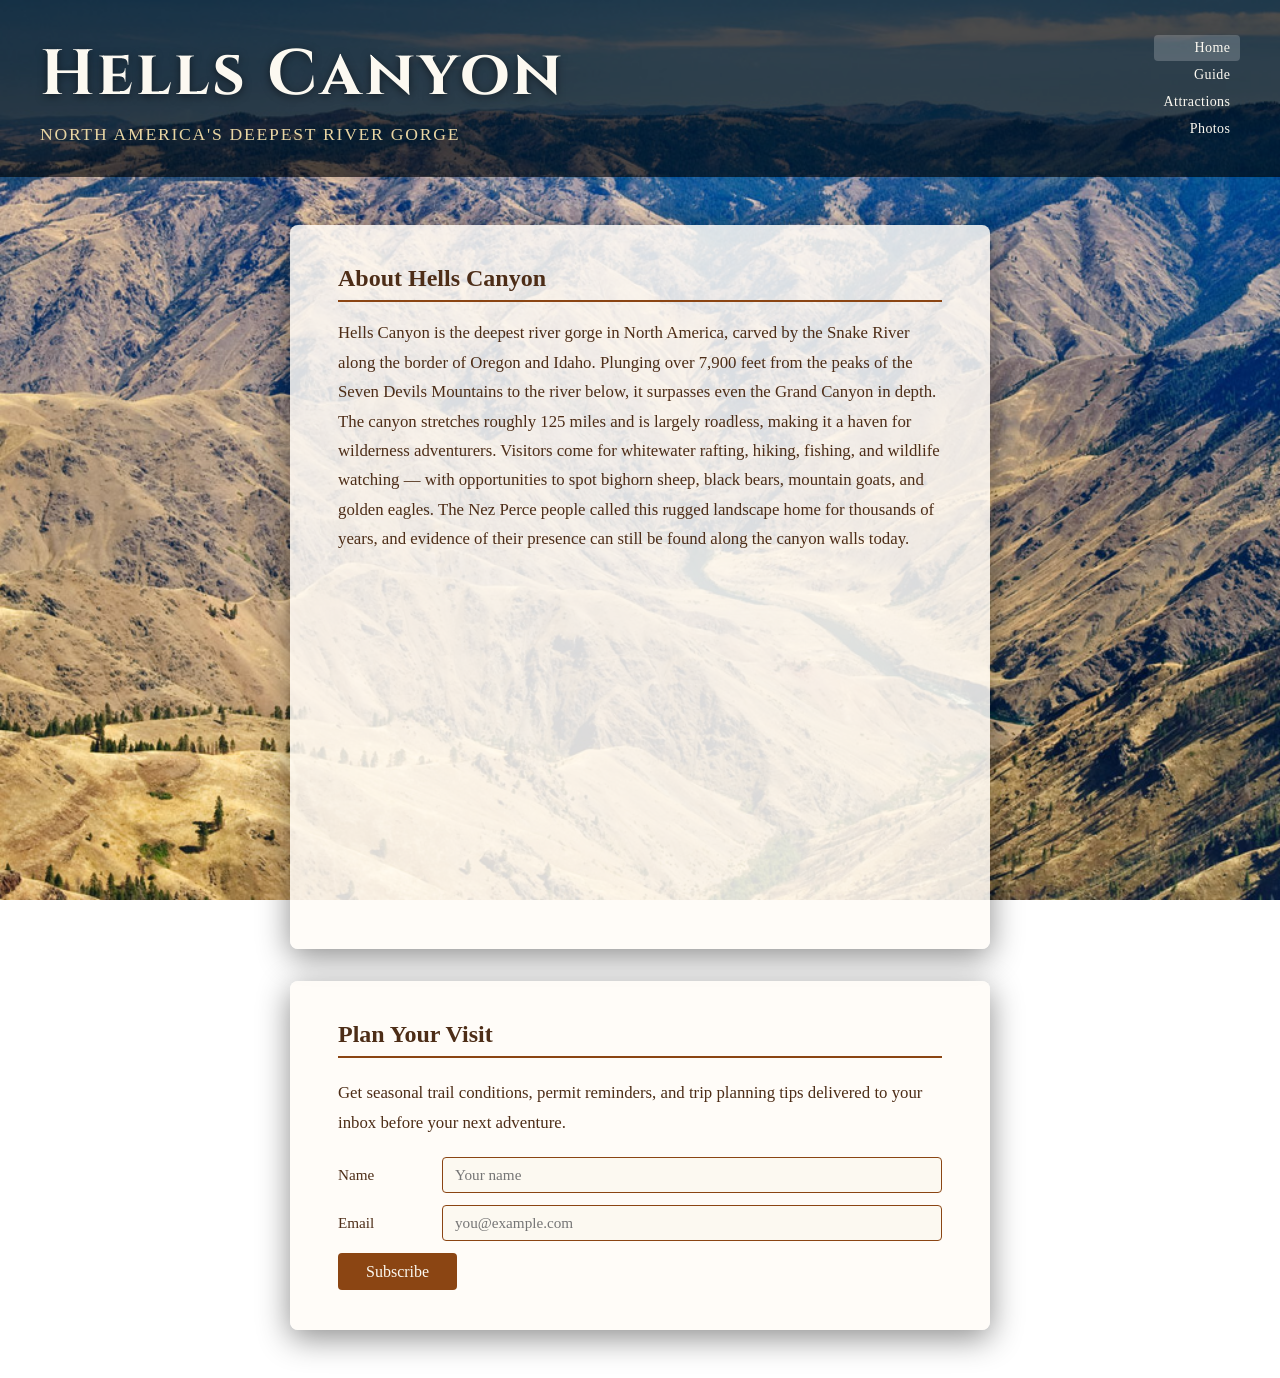
<file: index.html>
<!doctype html>
<html lang="en">
  <head>
    <meta charset="UTF-8" />
    <meta name="viewport" content="width=device-width, initial-scale=1.0" />
    <title>Hells Canyon</title>
    <link rel="preconnect" href="https://fonts.googleapis.com" />
    <link rel="preconnect" href="https://fonts.gstatic.com" crossorigin />
    <link rel="stylesheet" href="https://fonts.googleapis.com/css2?family=Cinzel:wght@400;700&display=swap" />
    <link rel="stylesheet" href="style.css" />
    <script src="components/site-header.js" defer></script>
  </head>
  <body>
    <site-header></site-header>

    <main>
      <section class="summary">
        <h2>About Hells Canyon</h2>
        <p>
          Hells Canyon is the deepest river gorge in North America, carved by
          the Snake River along the border of Oregon and Idaho. Plunging over
          7,900 feet from the peaks of the Seven Devils Mountains to the river
          below, it surpasses even the Grand Canyon in depth. The canyon
          stretches roughly 125 miles and is largely roadless, making it a haven
          for wilderness adventurers. Visitors come for whitewater rafting,
          hiking, fishing, and wildlife watching — with opportunities to spot
          bighorn sheep, black bears, mountain goats, and golden eagles. The Nez
          Perce people called this rugged landscape home for thousands of years,
          and evidence of their presence can still be found along the canyon
          walls today.
        </p>
        <div class="video-container">
          <iframe
            title="YouTube video player"
            src="https://www.youtube.com/embed/8YflLKhYuxY?autoplay=1&mute=1"
            referrerpolicy="strict-origin-when-cross-origin"
            frameborder="0"
          >
          </iframe>
        </div>
      </section>
      <section class="newsletter">
        <h2>Plan Your Visit</h2>
        <p>Get seasonal trail conditions, permit reminders, and trip planning tips delivered to your inbox before your next adventure.</p>
        <form action="#" method="post">
          <div class="form-row">
            <label for="name">Name</label>
            <input type="text" id="name" name="name" placeholder="Your name" autocomplete="name" />
          </div>
          <div class="form-row">
            <label for="email">Email</label>
            <input type="email" id="email" name="email" placeholder="you@example.com" autocomplete="email" required />
          </div>
          <button type="submit">Subscribe</button>
        </form>
      </section>
    </main>
  </body>
</html>
</file>
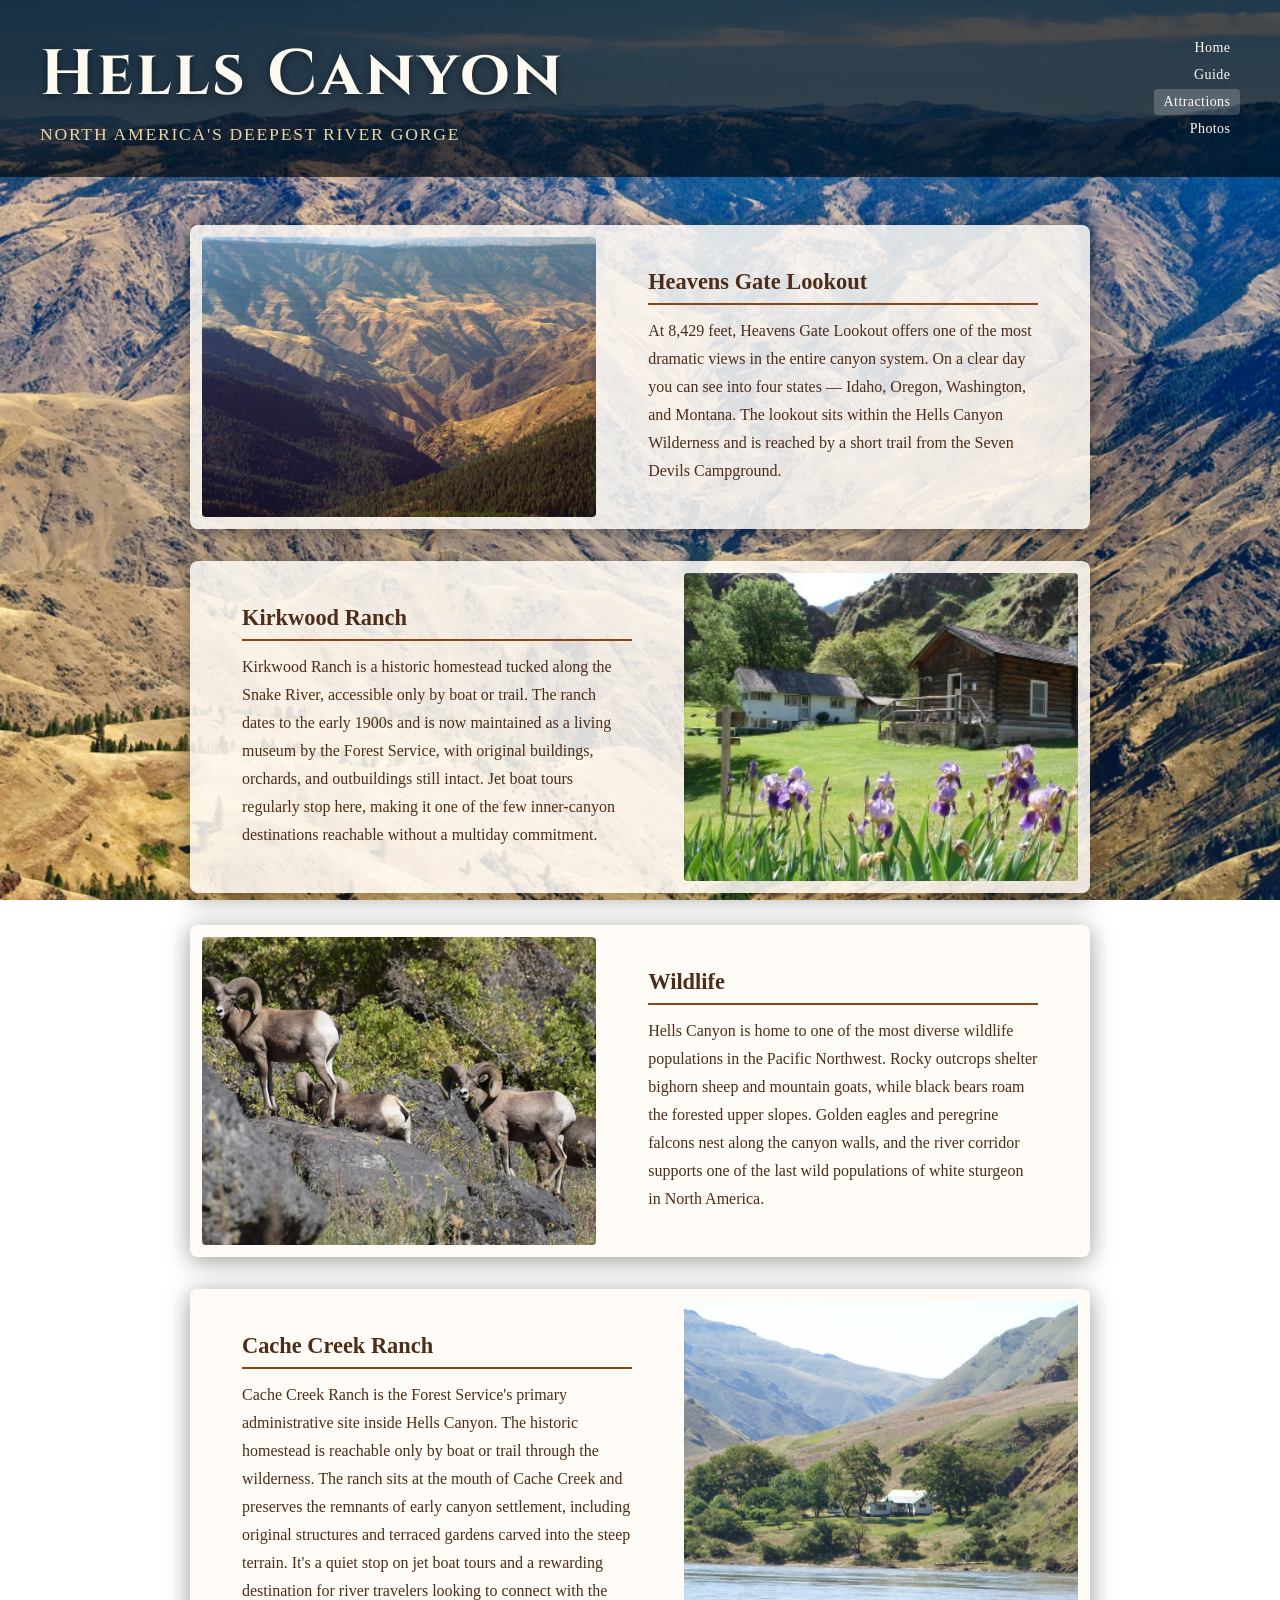
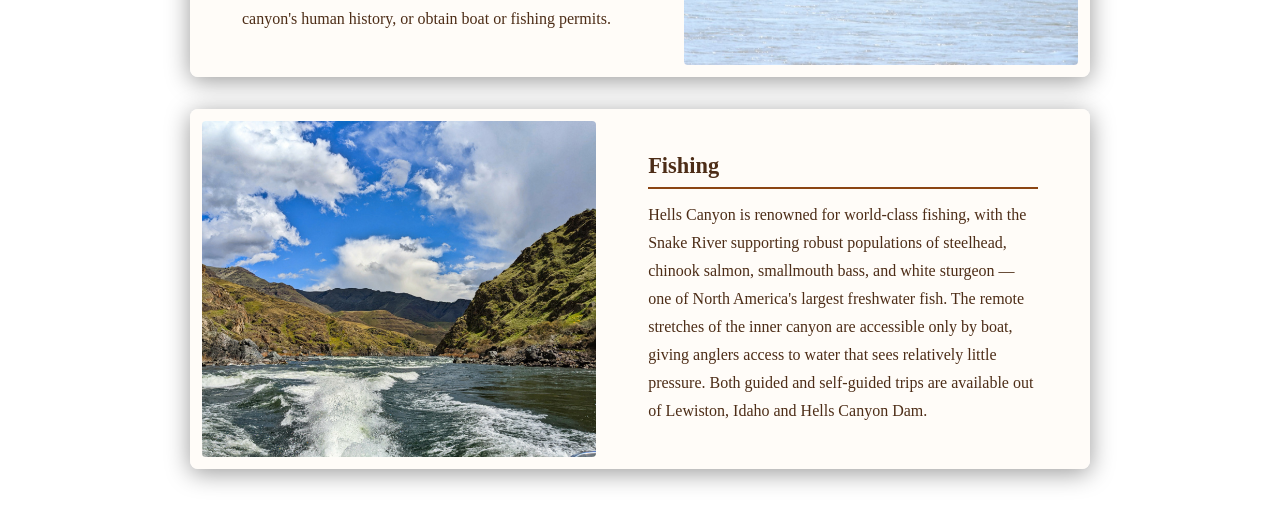
<file: pages/attractions.html>
<!DOCTYPE html>
<html lang="en">
  <head>
    <meta charset="UTF-8" />
    <meta name="viewport" content="width=device-width, initial-scale=1.0" />
    <title>Attractions — Hells Canyon</title>
    <link rel="preconnect" href="https://fonts.googleapis.com" />
    <link rel="preconnect" href="https://fonts.gstatic.com" crossorigin />
    <link rel="stylesheet" href="https://fonts.googleapis.com/css2?family=Cinzel:wght@400;700&display=swap" />
    <link rel="stylesheet" href="../style.css" />
    <script src="../components/site-header.js" defer></script>
    <script src="../components/attraction-card.js" defer></script>
  </head>
  <body>
    <site-header></site-header>

    <main>
      <attraction-card
        image="../images/photos/heavens-gate.jpg"
        title="Heavens Gate Lookout"
      >
        At 8,429 feet, Heavens Gate Lookout offers one of the most dramatic
        views in the entire canyon system. On a clear day you can see into four
        states — Idaho, Oregon, Washington, and Montana. The lookout sits within
        the Hells Canyon Wilderness and is reached by a short trail from the
        Seven Devils Campground.
      </attraction-card>

      <attraction-card
        image="../images/photos/kirkwood-ranch.jpg"
        title="Kirkwood Ranch"
        flip
      >
        Kirkwood Ranch is a historic homestead tucked along the Snake River,
        accessible only by boat or trail. The ranch dates to the early 1900s
        and is now maintained as a living museum by the Forest Service, with
        original buildings, orchards, and outbuildings still intact. Jet boat
        tours regularly stop here, making it one of the few inner-canyon
        destinations reachable without a multiday commitment.
      </attraction-card>

      <attraction-card
        image="../images/photos/mountain-goats.webp"
        title="Wildlife"
      >
        Hells Canyon is home to one of the most diverse wildlife populations
        in the Pacific Northwest. Rocky outcrops shelter bighorn sheep and
        mountain goats, while black bears roam the forested upper slopes.
        Golden eagles and peregrine falcons nest along the canyon walls, and
        the river corridor supports one of the last wild populations of white
        sturgeon in North America.
      </attraction-card>

      <attraction-card
        image="../images/photos/cache-creek.jpg"
        title="Cache Creek Ranch"
        flip
      >
        Cache Creek Ranch is the Forest Service's primary administrative site 
        inside Hells Canyon. The historic homestead is reachable only by boat 
        or trail through the wilderness. The ranch
        sits at the mouth of Cache Creek and preserves the remnants of early
        canyon settlement, including original structures and terraced gardens
        carved into the steep terrain. It's a quiet stop on jet boat tours
        and a rewarding destination for river travelers looking to connect
        with the canyon's human history, or obtain boat or fishing permits.
      </attraction-card>

      <attraction-card
        image="../images/photos/view-from-boat.jpg"
        title="Fishing"
      >
        Hells Canyon is renowned for world-class fishing, with the Snake River
        supporting robust populations of steelhead, chinook salmon, smallmouth
        bass, and white sturgeon — one of North America's largest freshwater
        fish. The remote stretches of the inner canyon are accessible only by
        boat, giving anglers access to water that sees relatively little
        pressure. Both guided and self-guided trips are available out of
        Lewiston, Idaho and Hells Canyon Dam.
      </attraction-card>
    </main>
  </body>
</html>
</file>
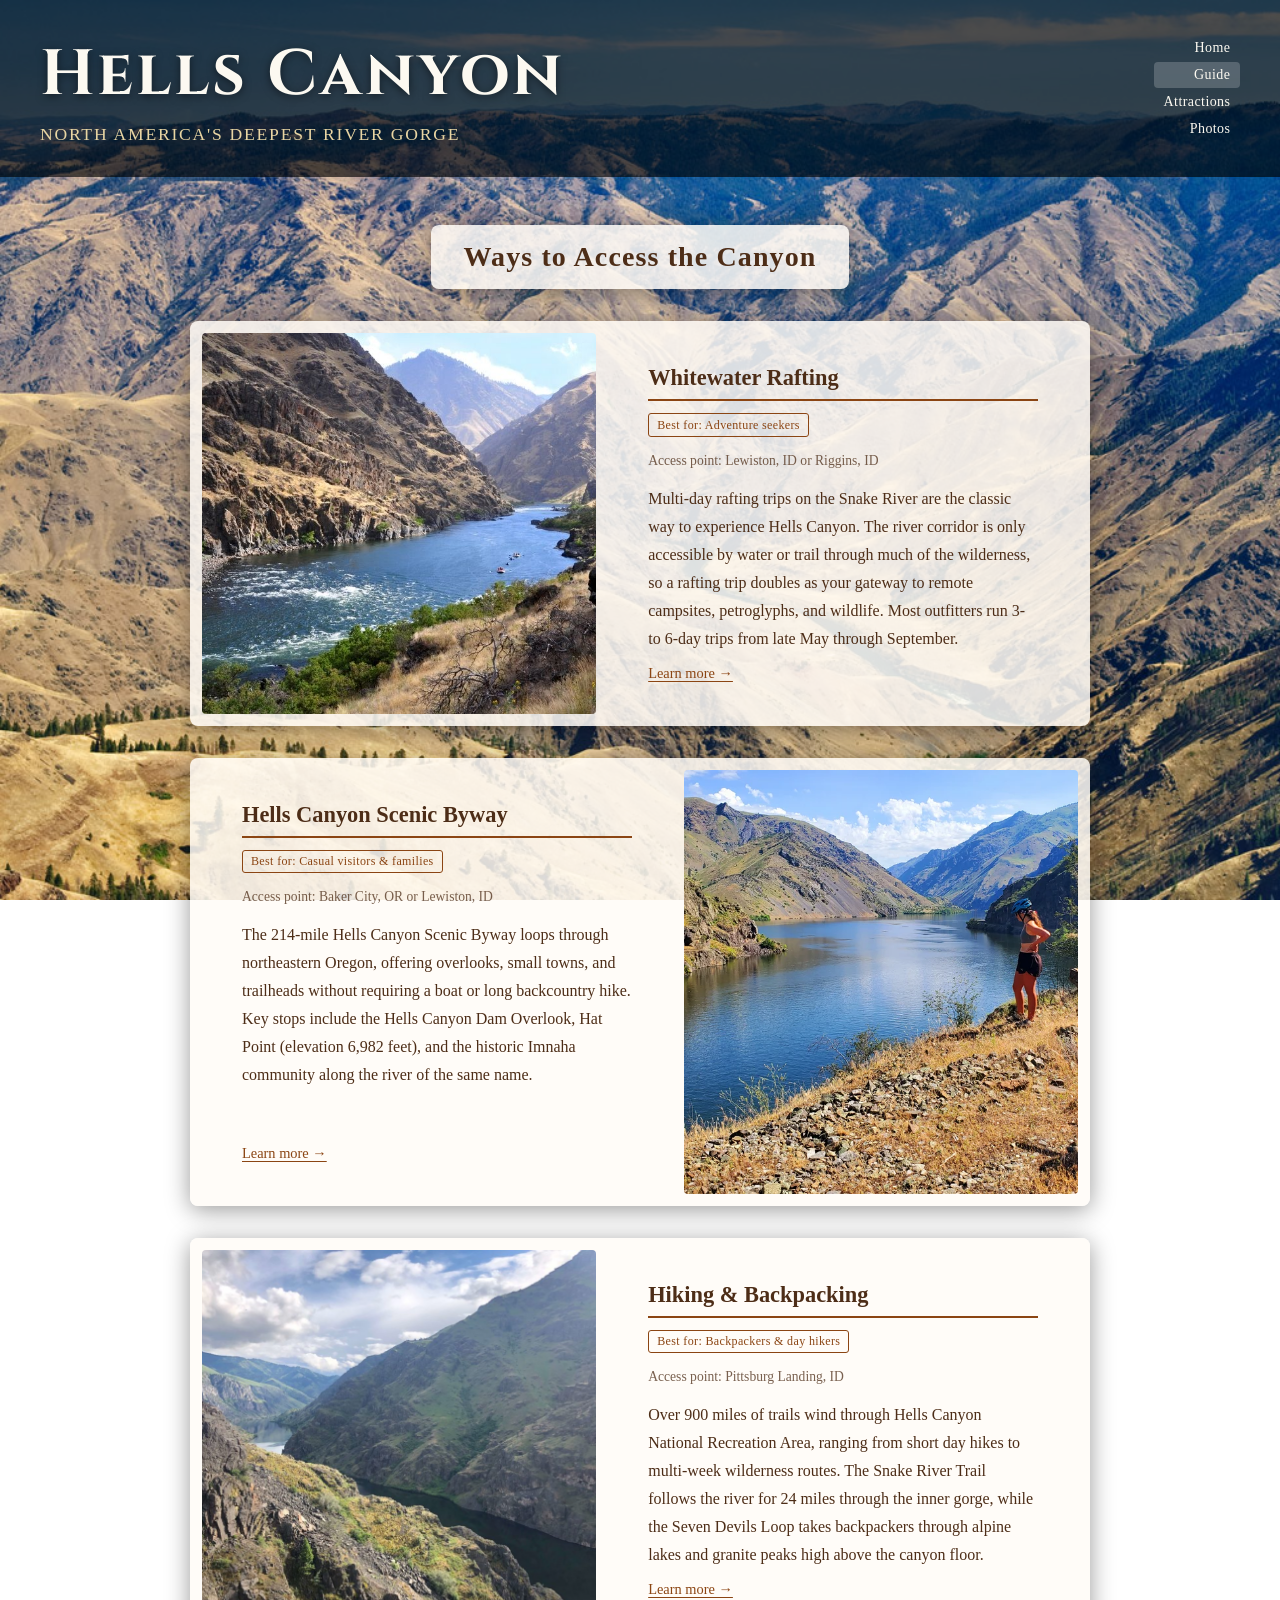
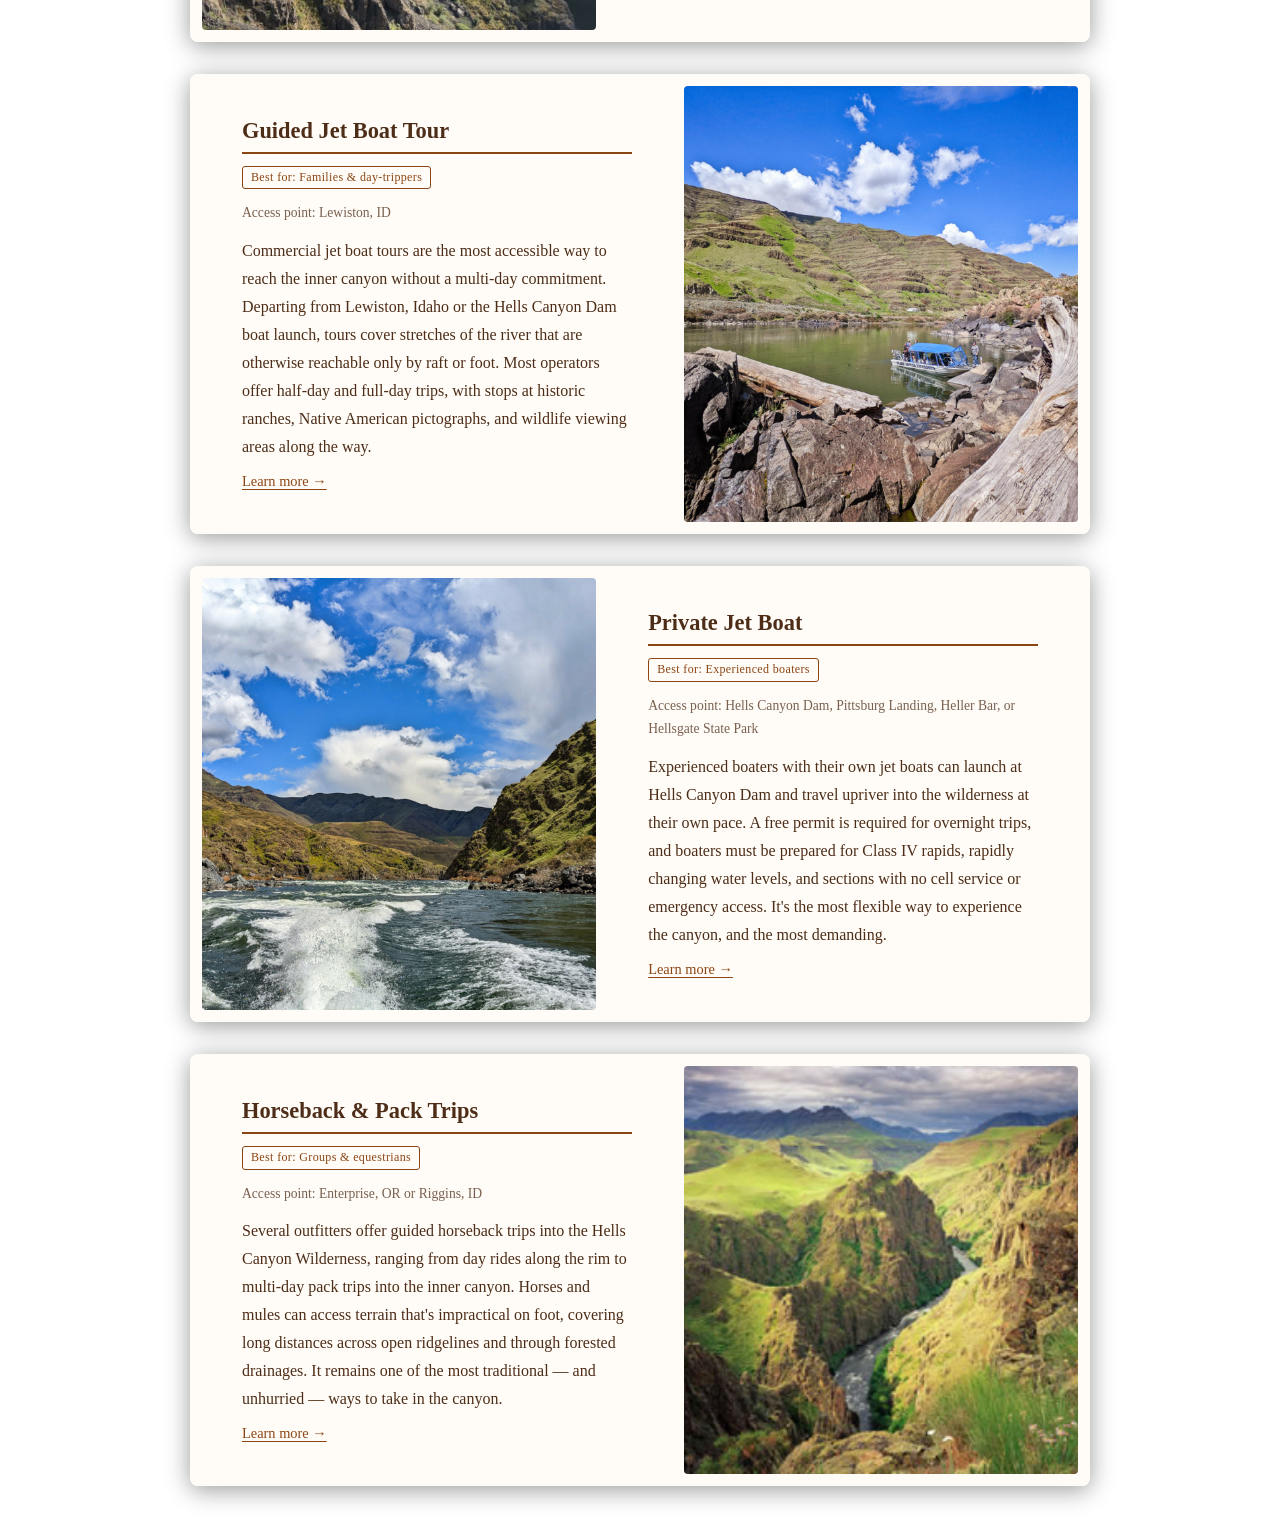
<file: pages/guide.html>
<!doctype html>
<html lang="en">
  <head>
    <meta charset="UTF-8" />
    <meta name="viewport" content="width=device-width, initial-scale=1.0" />
    <title>Ways to Access Hells Canyon</title>
    <link rel="preconnect" href="https://fonts.googleapis.com" />
    <link rel="preconnect" href="https://fonts.gstatic.com" crossorigin />
    <link
      rel="stylesheet"
      href="https://fonts.googleapis.com/css2?family=Cinzel:wght@400;700&display=swap"
    />
    <link rel="stylesheet" href="../style.css" />
    <script src="../components/site-header.js" defer></script>
    <script src="../components/attraction-card.js" defer></script>
  </head>
  <body>
    <site-header></site-header>

    <main>
      <h2>Ways to Access the Canyon</h2>

      <attraction-card
        image="../images/photos/rafting.jpg"
        title="Whitewater Rafting"
        traveler="Adventure seekers"
        access="Lewiston, ID or Riggins, ID"
        link="https://www.americanwhitewater.org/content/River/view/river-detail/633/main"
      >
        Multi-day rafting trips on the Snake River are the classic way to
        experience Hells Canyon. The river corridor is only accessible by water
        or trail through much of the wilderness, so a rafting trip doubles as
        your gateway to remote campsites, petroglyphs, and wildlife. Most
        outfitters run 3- to 6-day trips from late May through September.
      </attraction-card>

      <attraction-card
        image="../images/photos/cyclist.jpg"
        title="Hells Canyon Scenic Byway"
        flip
        traveler="Casual visitors &amp; families"
        access="Baker City, OR or Lewiston, ID"
        link="https://traveloregon.com/things-to-do/trip-ideas/scenic-byways/hells-canyon-scenic-byway/"
      >
        The 214-mile Hells Canyon Scenic Byway loops through northeastern
        Oregon, offering overlooks, small towns, and trailheads without
        requiring a boat or long backcountry hike. Key stops include the Hells
        Canyon Dam Overlook, Hat Point (elevation 6,982 feet), and the historic
        Imnaha community along the river of the same name.
      </attraction-card>

      <attraction-card
        image="../images/photos/landscape1.jpg"
        title="Hiking &amp; Backpacking"
        traveler="Backpackers &amp; day hikers"
        access="Pittsburg Landing, ID"
        link="https://www.alltrails.com/explore/parks/us/idaho/hells-canyon-wilderness"
      >
        Over 900 miles of trails wind through Hells Canyon National Recreation
        Area, ranging from short day hikes to multi-week wilderness routes. The
        Snake River Trail follows the river for 24 miles through the inner
        gorge, while the Seven Devils Loop takes backpackers through alpine
        lakes and granite peaks high above the canyon floor.
      </attraction-card>

      <attraction-card
        image="../images/photos/boat.jpg"
        title="Guided Jet Boat Tour"
        flip
        traveler="Families &amp; day-trippers"
        access="Lewiston, ID"
        link="https://www.hellscanyontours.com/"
      >
        Commercial jet boat tours are the most accessible way to reach the inner
        canyon without a multi-day commitment. Departing from Lewiston, Idaho or
        the Hells Canyon Dam boat launch, tours cover stretches of the river
        that are otherwise reachable only by raft or foot. Most operators offer
        half-day and full-day trips, with stops at historic ranches, Native
        American pictographs, and wildlife viewing areas along the way.
      </attraction-card>

      <attraction-card
        image="../images/photos/view-from-boat.jpg"
        title="Private Jet Boat"
        traveler="Experienced boaters"
        access="Hells Canyon Dam, Pittsburg Landing, Heller Bar, or Hellsgate State Park"
        link="https://www.fs.usda.gov/r06/wallowa-whitman/permits"
      >
        Experienced boaters with their own jet boats can launch at Hells Canyon
        Dam and travel upriver into the wilderness at their own pace. A free
        permit is required for overnight trips, and boaters must be prepared for
        Class IV rapids, rapidly changing water levels, and sections with no
        cell service or emergency access. It's the most flexible way to
        experience the canyon, and the most demanding.
      </attraction-card>

      <attraction-card
        image="../images/photos/shire.jpg"
        title="Horseback &amp; Pack Trips"
        flip
        traveler="Groups &amp; equestrians"
        access="Enterprise, OR or Riggins, ID"
        link="https://wallowallamas.com/"
      >
        Several outfitters offer guided horseback trips into the Hells Canyon
        Wilderness, ranging from day rides along the rim to multi-day pack trips
        into the inner canyon. Horses and mules can access terrain that's
        impractical on foot, covering long distances across open ridgelines and
        through forested drainages. It remains one of the most traditional — and
        unhurried — ways to take in the canyon.
      </attraction-card>
    </main>
  </body>
</html>
</file>
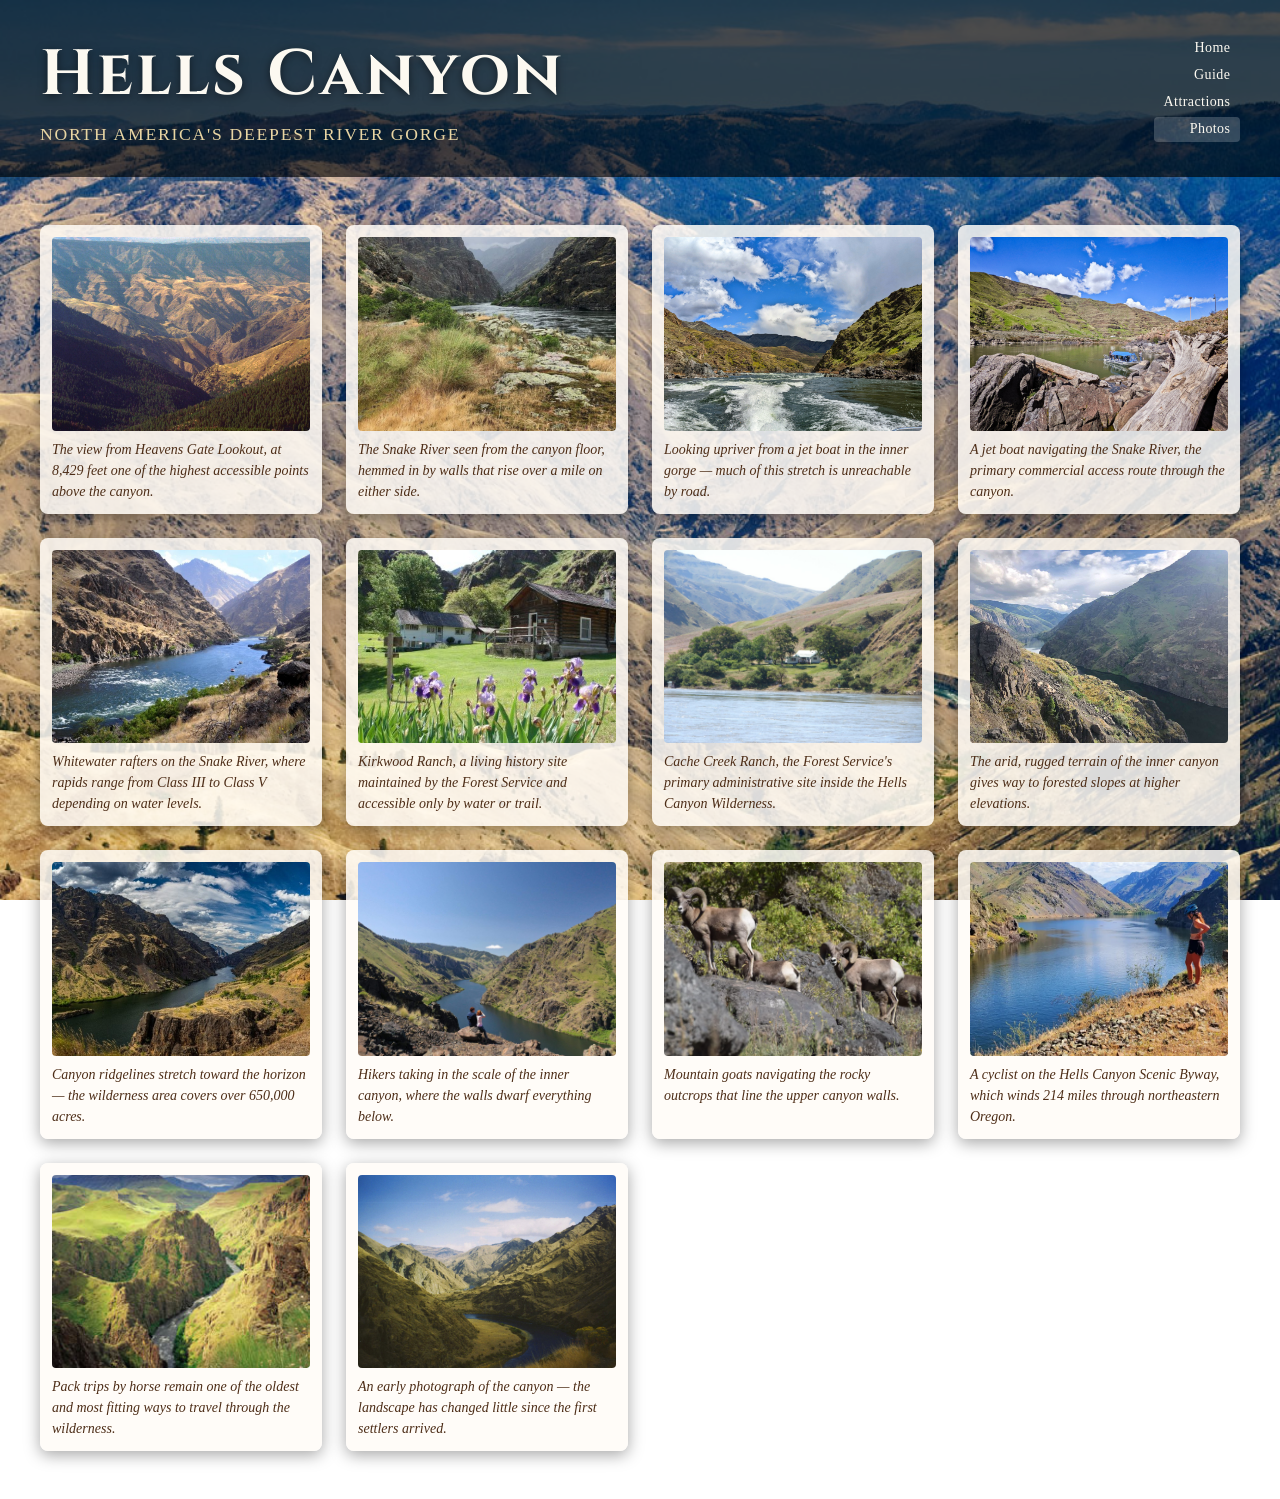
<file: pages/photos.html>
<!DOCTYPE html>
<html lang="en">
  <head>
    <meta charset="UTF-8" />
    <meta name="viewport" content="width=device-width, initial-scale=1.0" />
    <title>Photos — Hells Canyon</title>
    <link rel="preconnect" href="https://fonts.googleapis.com" />
    <link rel="preconnect" href="https://fonts.gstatic.com" crossorigin />
    <link rel="stylesheet" href="https://fonts.googleapis.com/css2?family=Cinzel:wght@400;700&display=swap" />
    <link rel="stylesheet" href="../style.css" />
    <script src="../components/site-header.js" defer></script>
  </head>
  <body>
    <site-header></site-header>

    <main>
      <section class="gallery">

        <figure>
          <img src="../images/photos/heavens-gate.jpg" alt="View from Heavens Gate Lookout" />
          <figcaption>The view from Heavens Gate Lookout, at 8,429 feet one of the highest accessible points above the canyon.</figcaption>
        </figure>

        <figure>
          <img src="../images/photos/shore-view.jpg" alt="Snake River from the canyon floor" />
          <figcaption>The Snake River seen from the canyon floor, hemmed in by walls that rise over a mile on either side.</figcaption>
        </figure>

        <figure>
          <img src="../images/photos/view-from-boat.jpg" alt="Looking upriver from a jet boat" />
          <figcaption>Looking upriver from a jet boat in the inner gorge — much of this stretch is unreachable by road.</figcaption>
        </figure>

        <figure>
          <img src="../images/photos/boat.jpg" alt="Jet boat on the Snake River" />
          <figcaption>A jet boat navigating the Snake River, the primary commercial access route through the canyon.</figcaption>
        </figure>

        <figure>
          <img src="../images/photos/rafting.jpg" alt="Whitewater rafters on the Snake River" />
          <figcaption>Whitewater rafters on the Snake River, where rapids range from Class III to Class V depending on water levels.</figcaption>
        </figure>

        <figure>
          <img src="../images/photos/kirkwood-ranch.jpg" alt="Kirkwood Ranch along the Snake River" />
          <figcaption>Kirkwood Ranch, a living history site maintained by the Forest Service and accessible only by water or trail.</figcaption>
        </figure>

        <figure>
          <img src="../images/photos/cache-creek.jpg" alt="Cache Creek Ranch" />
          <figcaption>Cache Creek Ranch, the Forest Service's primary administrative site inside the Hells Canyon Wilderness.</figcaption>
        </figure>

        <figure>
          <img src="../images/photos/landscape1.jpg" alt="Canyon ridgelines and terrain" />
          <figcaption>The arid, rugged terrain of the inner canyon gives way to forested slopes at higher elevations.</figcaption>
        </figure>

        <figure>
          <img src="../images/photos/landscape2.jpg" alt="Canyon landscape" />
          <figcaption>Canyon ridgelines stretch toward the horizon — the wilderness area covers over 650,000 acres.</figcaption>
        </figure>

        <figure>
          <img src="../images/photos/landscape-with-people1.jpg" alt="Hikers in the canyon" />
          <figcaption>Hikers taking in the scale of the inner canyon, where the walls dwarf everything below.</figcaption>
        </figure>

        <figure>
          <img src="../images/photos/mountain-goats.webp" alt="Mountain goats on rocky slopes" />
          <figcaption>Mountain goats navigating the rocky outcrops that line the upper canyon walls.</figcaption>
        </figure>

        <figure>
          <img src="../images/photos/cyclist.jpg" alt="Cyclist on the Hells Canyon Scenic Byway" />
          <figcaption>A cyclist on the Hells Canyon Scenic Byway, which winds 214 miles through northeastern Oregon.</figcaption>
        </figure>

        <figure>
          <img src="../images/photos/shire.jpg" alt="Horse on a canyon trail" />
          <figcaption>Pack trips by horse remain one of the oldest and most fitting ways to travel through the wilderness.</figcaption>
        </figure>

        <figure>
          <img src="../images/photos/old-landscape.JPG" alt="Early photograph of Hells Canyon" />
          <figcaption>An early photograph of the canyon — the landscape has changed little since the first settlers arrived.</figcaption>
        </figure>

      </section>
    </main>
  </body>
</html>
</file>
<file: style.css>
*,
*::before,
*::after {
  box-sizing: border-box;
  margin: 0;
  padding: 0;
}

/* ===== COLORS ===== */

:root {
  --font-header: "Cinzel", Georgia, serif;

  --color-text: #4d2d17;
  --color-accent: #8b4513;
  --color-tagline: #e8d5a3;
  --color-white: #fcf9f1;
  --color-bg-card: rgba(255, 252, 247, 0.85);
  --color-nav-hover: rgba(255, 255, 255, 0.2);
  --color-hamburger-border: rgba(255, 255, 255, 0.7);
  --color-bg-header: rgba(0, 0, 0, 0.65);
  --color-bg-mobile-nav: rgba(20, 10, 5, 0.8);
}

body {
  min-height: 100vh;
  display: flex;
  flex-direction: column;
  background-image: url("images/photos/background.jpg");
  background-size: cover;
  background-position: center;
  background-attachment: fixed;
  font-family: Georgia, serif;
}

/* ===== CUSTOM ELEMENTS ===== */

site-header {
  display: contents;
}

attraction-card {
  display: contents;
}

/* ===== HEADER ===== */

header {
  width: 100%;
}

.header-inner {
  background-color: var(--color-bg-header);
  padding: 2rem 2.5rem;
  display: flex;
  flex-direction: row;
  justify-content: space-between;
  align-items: center;
  gap: 1.5rem;
}

.header-text {
  display: flex;
  flex-direction: column;
  gap: 0.4rem;
}

h1 {
  font-family: var(--font-header);
  color: var(--color-white);
  font-size: clamp(2rem, 5vw, 4rem);
  letter-spacing: 0.05em;
  text-shadow: 0 2px 8px rgba(0, 0, 0, 0.5);
}

.tagline {
  color: var(--color-tagline);
  font-size: clamp(0.8rem, 1.5vw, 1.1rem);
  letter-spacing: 0.1em;
  text-transform: uppercase;
}

/* ===== DESKTOP NAV ===== */

.header-nav ul {
  list-style: none;
  display: flex;
  flex-direction: column;
  gap: 0.1rem;
}

.header-nav a {
  color: var(--color-white);
  text-decoration: none;
  padding: 0.3rem 0.6rem;
  display: block;
  border-radius: 4px;
  font-size: 0.875rem;
  letter-spacing: 0.03em;
  text-align: right;
  transition: background-color 0.2s;
}

.header-nav a:hover,
.header-nav a[aria-current="page"] {
  background-color: var(--color-nav-hover);
}

.hamburger-wrap {
  display: none;
}

/* ===== MAIN ===== */

main {
  flex: 1;
  display: flex;
  flex-direction: column;
  align-items: center;
  padding: 3rem 1.5rem;
  gap: 2rem;
}

/* ===== HOME: SUMMARY BOX ===== */

.summary {
  background-color: var(--color-bg-card);
  border-radius: 8px;
  max-width: 700px;
  width: 100%;
  padding: 2.5rem 3rem;
  display: grid;
  gap: 1rem;
  box-shadow: 0 8px 32px rgba(0, 0, 0, 0.45);
  margin: auto;
}

.summary h2 {
  color: var(--color-text);
  font-size: 1.5rem;
  border-bottom: 2px solid var(--color-accent);
  padding-bottom: 0.5rem;
}

.video-container iframe {
  width: 100%;
  height: auto;
  aspect-ratio: 16 / 9;
  display: block;
  border-radius: 4px;
}

.summary p {
  color: var(--color-text);
  font-size: 1.05rem;
  line-height: 1.75;
}

/* ===== HOME: NEWSLETTER FORM ===== */

.newsletter {
  background-color: var(--color-bg-card);
  border-radius: 8px;
  max-width: 700px;
  width: 100%;
  padding: 2.5rem 3rem;
  display: grid;
  gap: 1.25rem;
  box-shadow: 0 8px 32px rgba(0, 0, 0, 0.45);
}

.newsletter h2 {
  color: var(--color-text);
  font-size: 1.5rem;
  border-bottom: 2px solid var(--color-accent);
  padding-bottom: 0.5rem;
}

.newsletter p {
  color: var(--color-text);
  font-size: 1.05rem;
  line-height: 1.75;
}

.newsletter form {
  display: grid;
  gap: 0.75rem;
}

.form-row {
  display: grid;
  grid-template-columns: 6rem 1fr;
  align-items: center;
  gap: 0.5rem;
}

.form-row label {
  color: var(--color-text);
  font-size: 0.95rem;
}

.form-row input {
  padding: 0.5rem 0.75rem;
  border: 1px solid var(--color-accent);
  border-radius: 4px;
  font-family: inherit;
  font-size: 0.95rem;
  color: var(--color-text);
  background-color: var(--color-white);
}

.form-row input:focus {
  outline: 2px solid var(--color-accent);
  outline-offset: 1px;
}

.newsletter button {
  justify-self: start;
  padding: 0.6rem 1.75rem;
  background-color: var(--color-accent);
  color: var(--color-white);
  border: none;
  border-radius: 4px;
  font-family: inherit;
  font-size: 1rem;
  cursor: pointer;
  transition: opacity 0.2s;
}

.newsletter button:hover {
  opacity: 0.85;
}

/* ===== GUIDE / ATTRACTIONS: SECTION HEADING ===== */

main > h2 {
  color: var(--color-text);
  font-size: 1.75rem;
  letter-spacing: 0.04em;
  text-align: center;
  width: fit-content;
  background-color: var(--color-bg-card);
  border-radius: 8px;
  padding: 1rem 2rem;
  box-shadow: 0 4px 24px rgba(0, 0, 0, 0.4);
}

/* ===== ATTRACTION CARDS ===== */

.card {
  display: flex;
  flex-direction: row;
  max-width: 900px;
  width: 100%;
  background-color: var(--color-bg-card);
  border-radius: 8px;
  overflow: hidden;
  box-shadow: 0 4px 24px rgba(0, 0, 0, 0.4);
  padding: 0.75rem;
  gap: 0.75rem;
}

.card--flip {
  flex-direction: row-reverse;
}

.card img {
  width: 45%;
  object-fit: cover;
  display: block;
  flex-shrink: 0;
  border-radius: 4px;
}

.card__content {
  flex: 1;
  padding: 2rem 2.5rem;
  display: flex;
  flex-direction: column;
  justify-content: flex-start;
  gap: 0.75rem;
}

.card__tag {
  align-self: flex-start;
  font-size: 0.75rem;
  color: var(--color-accent);
  border: 1px solid var(--color-accent);
  border-radius: 3px;
  padding: 0.2rem 0.5rem;
  letter-spacing: 0.03em;
}

.card__meta {
  font-size: 0.85rem;
  color: var(--color-text);
  opacity: 0.75;
}

.card__link {
  margin-top: auto;
  align-self: flex-start;
  color: var(--color-accent);
  font-size: 0.9rem;
  text-underline-offset: 3px;
}

.card__content h3 {
  color: var(--color-text);
  font-size: 1.4rem;
  border-bottom: 2px solid var(--color-accent);
  padding-bottom: 0.5rem;
}

.card__content p {
  color: var(--color-text);
  line-height: 1.75;
}

/* ===== PHOTO GALLERY ===== */

.gallery {
  display: grid;
  grid-template-columns: repeat(auto-fill, minmax(280px, 1fr));
  gap: 1.5rem;
  max-width: 1200px;
  width: 100%;
}

figure {
  display: flex;
  flex-direction: column;
  gap: 0.5rem;
  background-color: var(--color-bg-card);
  border-radius: 8px;
  overflow: hidden;
  box-shadow: 0 4px 16px rgba(0, 0, 0, 0.35);
  padding: 0.75rem;
}

figure img {
  width: 100%;
  aspect-ratio: 4 / 3;
  object-fit: cover;
  display: block;
  border-radius: 4px;
}

figcaption {
  color: var(--color-text);
  font-size: 0.875rem;
  line-height: 1.5;
  font-style: italic;
}

/* ===== MOBILE ===== */

@media (max-width: 650px) {
  .header-nav {
    display: none;
  }

  .header-inner {
    padding: 1.5rem 1.25rem;
  }

  .hamburger-wrap {
    display: block;
    position: relative;
  }

  .hamburger-btn {
    background: none;
    border: 2px solid var(--color-hamburger-border);
    border-radius: 4px;
    cursor: pointer;
    padding: 0.4rem 0.5rem;
    display: flex;
    flex-direction: column;
    gap: 5px;
  }

  .hamburger-btn span {
    display: block;
    width: 22px;
    height: 2px;
    background: var(--color-white);
    border-radius: 2px;
  }

  .mobile-nav {
    display: none;
    position: absolute;
    top: 100%;
    right: 0;
    background-color: var(--color-bg-mobile-nav);
    border-radius: 6px;
    padding: 1rem 0.5rem 0.5rem;
    min-width: 160px;
    z-index: 100;
    box-shadow: 0 6px 20px rgba(0, 0, 0, 0.5);
  }

  .hamburger-wrap:hover .mobile-nav {
    display: block;
  }

  .mobile-nav ul {
    list-style: none;
    display: flex;
    flex-direction: column;
    gap: 0.25rem;
  }

  .mobile-nav a {
    color: var(--color-white);
    text-decoration: none;
    padding: 0.65rem 1rem;
    display: block;
    border-radius: 4px;
    font-size: 1rem;
    transition: background-color 0.2s;
  }

  .mobile-nav a:hover,
  .mobile-nav a[aria-current="page"] {
    background-color: var(--color-nav-hover);
  }

  .card,
  .card--flip {
    flex-direction: column;
  }

  .card img {
    width: 100%;
    max-height: 240px;
    border-radius: 4px;
  }

  .card__content {
    padding: 1.5rem;
  }

  main {
    padding: 2rem 1rem;
    gap: 1.5rem;
  }

  .summary {
    padding: 1.5rem;
  }

  .newsletter {
    padding: 1.5rem;
  }

  .form-row {
    grid-template-columns: 1fr;
  }

  .gallery {
    grid-template-columns: repeat(auto-fill, minmax(240px, 1fr));
    gap: 1rem;
  }
}
</file>
